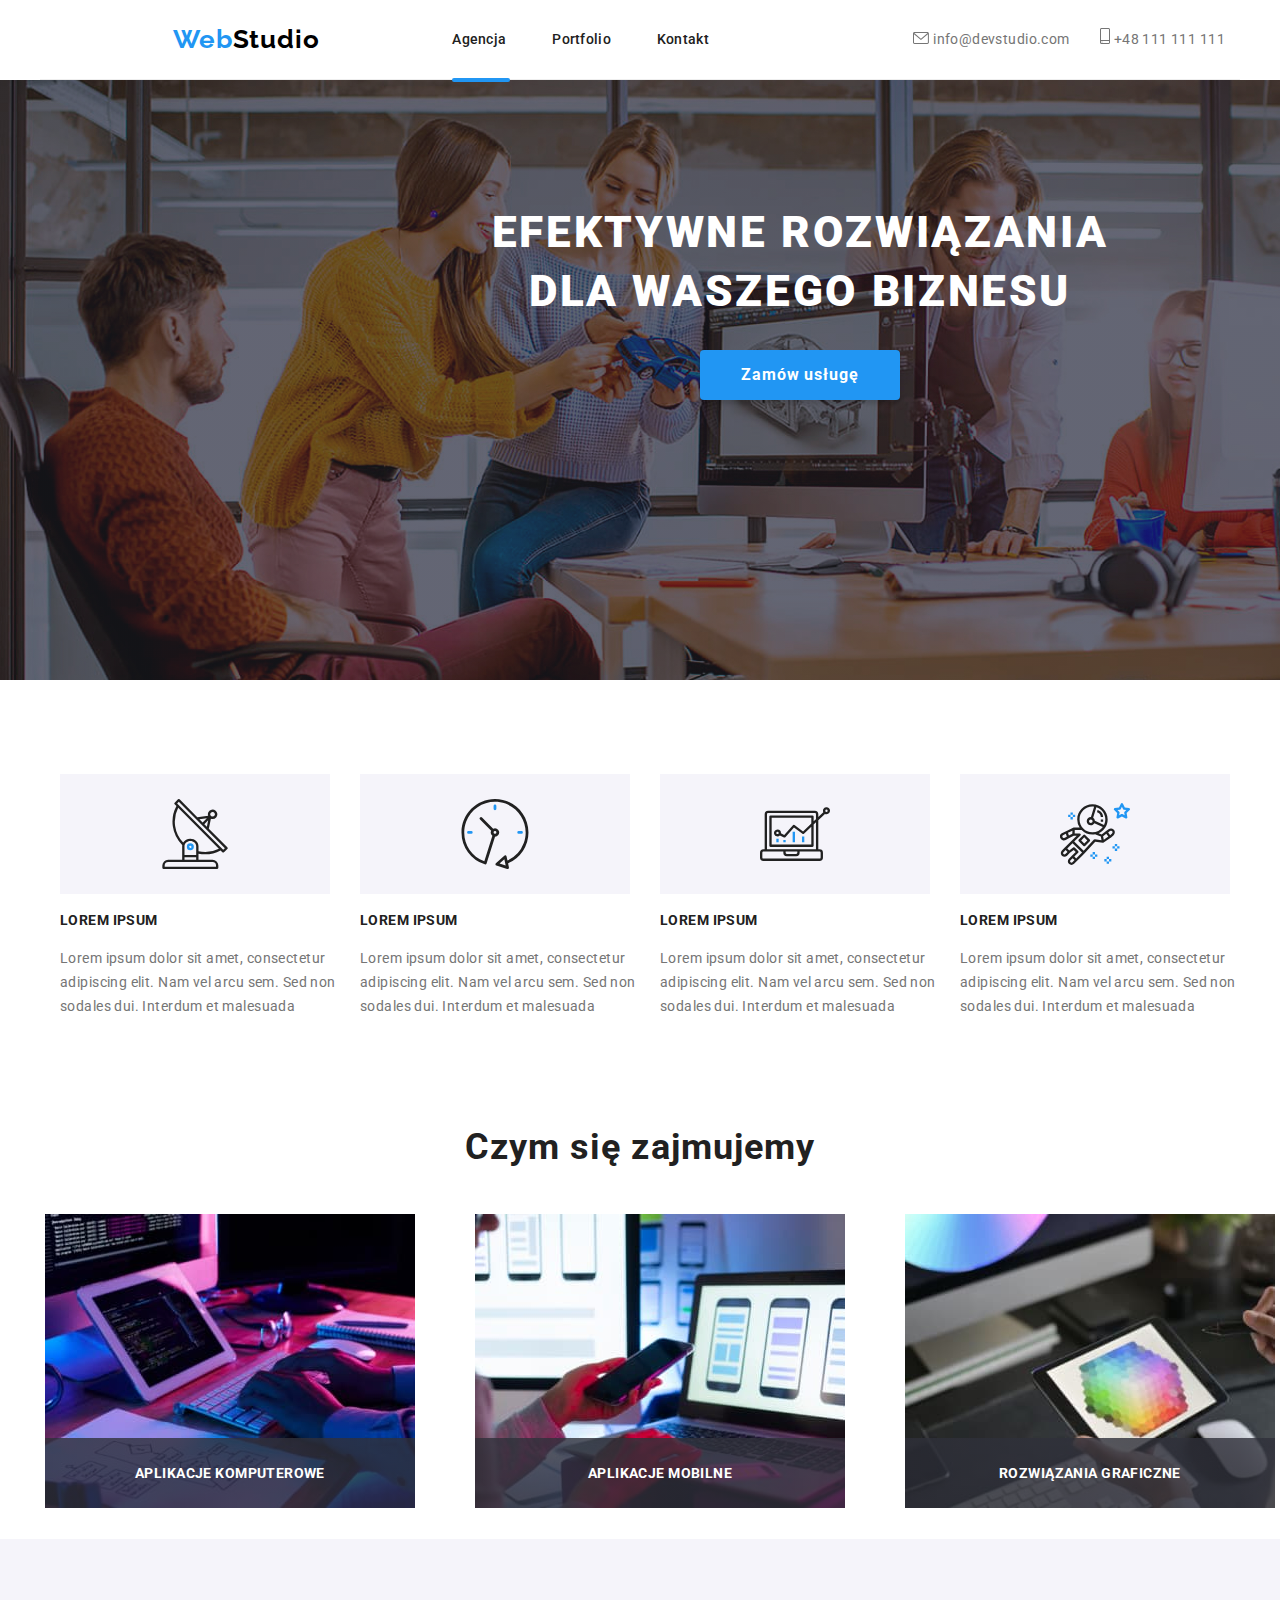
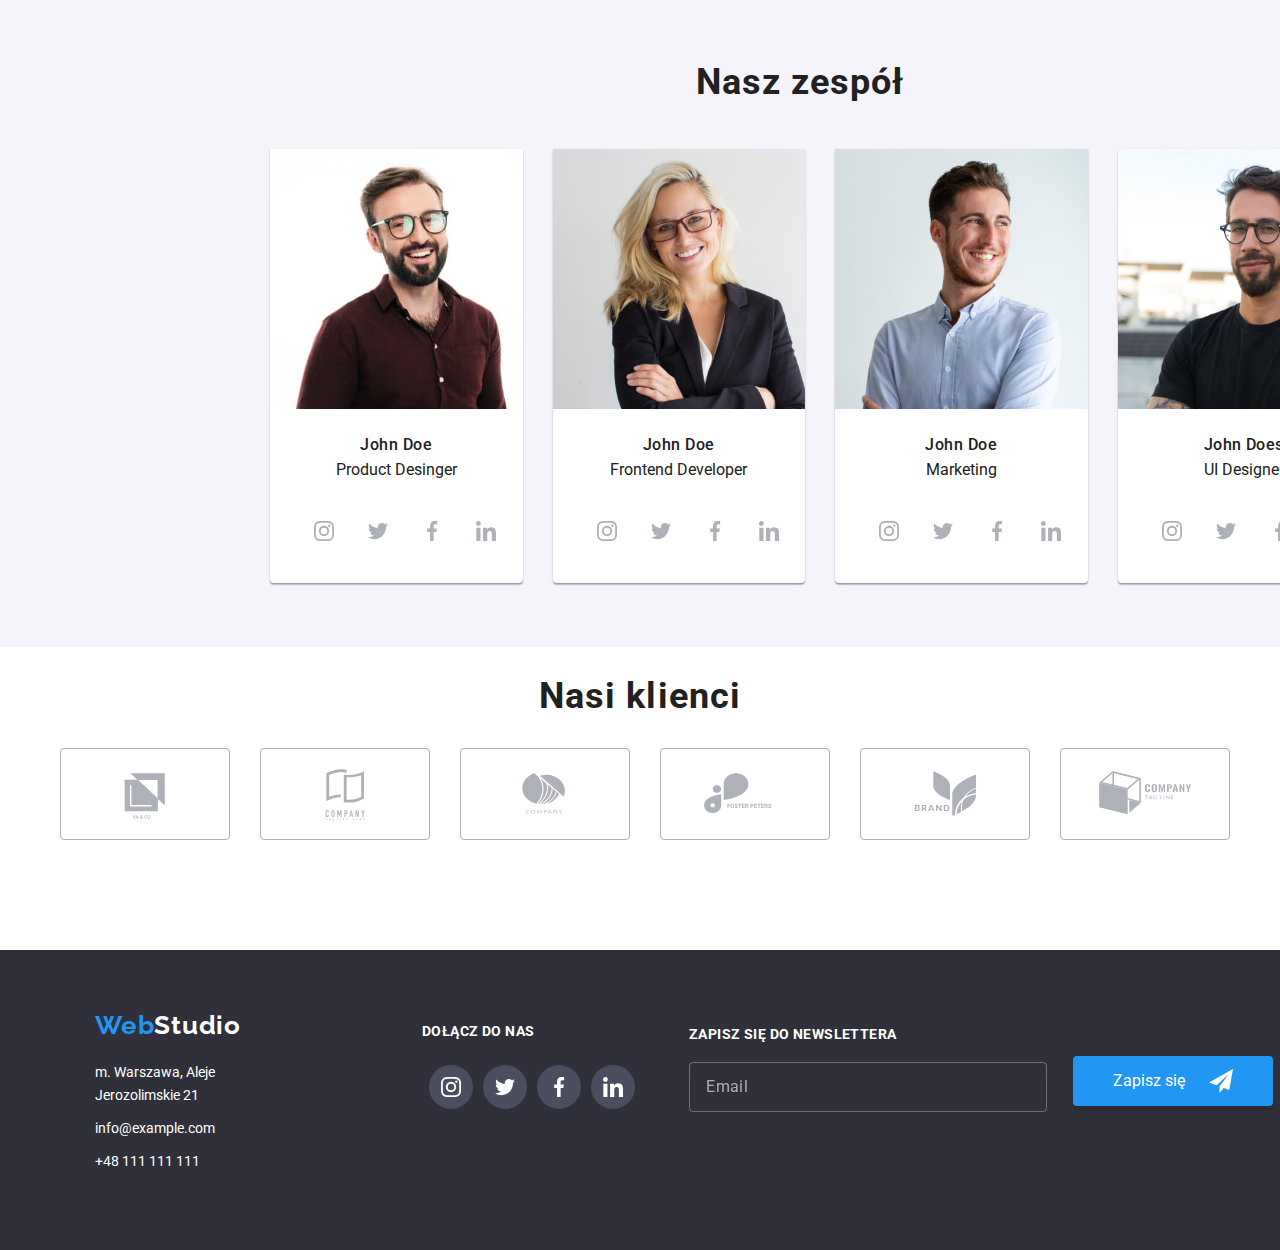
<file: index.html>
<!DOCTYPE html>
<html lang="en">
  <head>
    <meta charset="UTF-8" />
    <meta http-equiv="X-UA-Compatible" content="IE=edge" />
    <meta name="viewport" content="width=device-width, initial-scale=1.0" />
    <title>Studio</title>
    <link
      rel="stylesheet"
      href="https://cdnjs.cloudflare.com/ajax/libs/modern-normalize/1.0.0/modern-normalize.min.css"
    />
    <link rel="preconnect" href="https://fonts.googleapis.com" />
    <link rel="preconnect" href="https://fonts.gstatic.com" crossorigin />
    <link
      href="https://fonts.googleapis.com/css2?family=Raleway:wght@700&family=Roboto:wght@400;500;700;900&display=swap"
      rel="stylesheet"
    />

    <link rel="stylesheet" href="./css/styles.css" />
  </head>
  <body>
    <header class="header">
      <div class="container container-box">
        <nav class="header-nav">
          <a class="logo" href="./index.html"
            ><span class="blue">Web</span
            ><span class="special-black">Studio</span></a
          >
          <ul class="header-nav">
            <li><a class="link-one" href="./index.html">Agencja</a></li>
            <li><a class="link" href="./portfolio.html">Portfolio</a></li>
            <li><a class="link" href="">Kontakt</a></li>
          </ul>
        </nav>
        <ul class="contact-sort">
          <li>
            <svg class="contact-icon" width="16" height="12">
              <use href="./images/icons.svg#icon-envelope"></use>
            </svg>
            <a class="contact" href="mailto:info@devstudio.com"
              >info@devstudio.com</a
            >
          </li>
          <li>
            <svg class="contact-icon margin" width="10" height="16">
              <use href="./images/icons.svg#icon-smartphone"></use>
            </svg>
            <a class="contact-tel" href="tel:+48111111111">+48 111 111 111</a>
          </li>
        </ul>
      </div>
    </header>

    <main>
      <section class="main-background section">
        <div class="container">
          <h1 class="h1-hero">
            EFEKTYWNE ROZWIĄZANIA<br />
            DLA WASZEGO BIZNESU
          </h1>
          <button type="button" class="main-button box-first" data-modal-open>
            Zamów usługę
          </button>
        </div>
      </section>

      <div class="container">
        <ul class="avantages-list">
          <li>
            <div class="lorem-description-icon">
              <svg class="description-icon" width="70" height="70">
                <use href="./images/icons.svg#icon-antenna-1"></use>
              </svg>
            </div>
            <h4 class="name-of-service">LOREM IPSUM</h4>
            <p class="service-description">
              Lorem ipsum dolor sit amet, consectetur adipiscing elit. Nam vel
              arcu sem. Sed non sodales dui. Interdum et malesuada
            </p>
          </li>
          <li>
            <div class="lorem-description-icon">
              <svg class="description-icon" width="70" height="70">
                <use href="./images/icons.svg#icon-clock-1"></use>
              </svg>
            </div>
            <h4 class="name-of-service">LOREM IPSUM</h4>
            <p class="service-description">
              Lorem ipsum dolor sit amet, consectetur adipiscing elit. Nam vel
              arcu sem. Sed non sodales dui. Interdum et malesuada
            </p>
          </li>
          <li>
            <div class="lorem-description-icon">
              <svg class="decription-icon" width="70" height="70">
                <use href="./images/icons.svg#icon-diagram-1"></use>
              </svg>
            </div>
            <h4 class="name-of-service">LOREM IPSUM</h4>
            <p class="service-description">
              Lorem ipsum dolor sit amet, consectetur adipiscing elit. Nam vel
              arcu sem. Sed non sodales dui. Interdum et malesuada
            </p>
          </li>
          <li>
            <div class="lorem-description-icon">
              <svg class="description-icon" width="70" height="70">
                <use href="./images/icons.svg#icon-astronaut-1"></use>
              </svg>
            </div>
            <h4 class="name-of-service">LOREM IPSUM</h4>
            <p class="service-description">
              Lorem ipsum dolor sit amet, consectetur adipiscing elit. Nam vel
              arcu sem. Sed non sodales dui. Interdum et malesuada
            </p>
          </li>
        </ul>
      </div>
      <section>
        <div class="container">
          <h2 class="description">Czym się zajmujemy</h2>
          <ul class="service-box-list">
            <li class="service-box-item">
              <img
                class="photo-first-page-data"
                src="./images/code.jpg"
                alt="tworzenie oprogramowania komputerowego"
                width="370"
                height="294"
              />
              <p class="photo-first-page-box">APLIKACJE KOMPUTEROWE</p>
            </li>
            <li class="service-box-item">
              <img
                class="photo-first-page-data"
                src="./images/telephone.jpg"
                alt="tworzenia aplikacji telefonicznych"
                width="370"
                height="294"
              />
              <p class="photo-first-page-box">APLIKACJE MOBILNE</p>
            </li>
            <li class="service-box-item">
              <img
                class="photo-first-page-data"
                src="./images/tablet.jpg"
                alt="tworzenie grafikii"
                width="370"
                height="294"
              />
              <p class="photo-first-page-box">ROZWIĄZANIA GRAFICZNE</p>
            </li>
          </ul>
        </div>
      </section>
      <section class="team-background section">
        <div class="container">
          <h2 class="description">Nasz zespół</h2>
          <ul class="team-list">
            <li class="team-list-person">
              <img
                src="./images/johndoe.jpg"
                alt="john doe number one"
                width="270"
                height="260"
              />
              <h3 class="employee">John Doe</h3>
              <p class="person-p">Product Desinger</p>
              <ul class="section-social-link">
                <li class="social-link-hover">
                  <a class="social-link" href="#">
                    <svg class="social-icon">
                      <use href="./images/icons.svg#icon-instagram-2"></use>
                    </svg>
                  </a>
                </li>
                <li>
                  <a class="social-link" href="#">
                    <svg class="social-icon">
                      <use href="./images/icons.svg#icon-twitter-1"></use>
                    </svg>
                  </a>
                </li>
                <li>
                  <a class="social-link" href="#">
                    <svg class="social-icon">
                      <use href="./images/icons.svg#icon-facebook-1"></use>
                    </svg>
                  </a>
                </li>
                <li>
                  <a class="social-link" href="#">
                    <svg class="social-icon">
                      <use href="./images/icons.svg#icon-linkedin-1"></use>
                    </svg>
                  </a>
                </li>
              </ul>
            </li>

            <li class="team-list-person">
              <img
                src="./images/girl.jpg"
                alt="john doe number two"
                width="270"
                height="260"
              />
              <h3 class="employee">John Doe</h3>
              <p class="person-p">Frontend Developer</p>
              <ul class="section-social-link">
                <li class="social-link-hover">
                  <a class="social-link" href="#">
                    <svg class="social-icon">
                      <use href="./images/icons.svg#icon-instagram-2"></use>
                    </svg>
                  </a>
                </li>
                <li>
                  <a class="social-link" href="#">
                    <svg class="social-icon">
                      <use href="./images/icons.svg#icon-twitter-1"></use>
                    </svg>
                  </a>
                </li>
                <li>
                  <a class="social-link" href="#">
                    <svg class="social-icon">
                      <use href="./images/icons.svg#icon-facebook-1"></use>
                    </svg>
                  </a>
                </li>
                <li>
                  <a class="social-link" href="#">
                    <svg class="social-icon">
                      <use href="./images/icons.svg#icon-linkedin-1"></use>
                    </svg>
                  </a>
                </li>
              </ul>
            </li>
            <li class="team-list-person">
              <img
                src="./images/johndoetwo.jpg"
                alt="john doe number three"
                width="270"
                height="260"
              />
              <h3 class="employee">John Doe</h3>
              <p class="person-p">Marketing</p>
              <ul class="section-social-link">
                <li class="social-link-hover">
                  <a class="social-link" href="#">
                    <svg class="social-icon">
                      <use href="./images/icons.svg#icon-instagram-2"></use>
                    </svg>
                  </a>
                </li>
                <li>
                  <a class="social-link" href="#">
                    <svg class="social-icon">
                      <use href="./images/icons.svg#icon-twitter-1"></use>
                    </svg>
                  </a>
                </li>
                <li>
                  <a class="social-link" href="#">
                    <svg class="social-icon">
                      <use href="./images/icons.svg#icon-facebook-1"></use>
                    </svg>
                  </a>
                </li>
                <li>
                  <a class="social-link" href="#">
                    <svg class="social-icon">
                      <use href="./images/icons.svg#icon-linkedin-1"></use>
                    </svg>
                  </a>
                </li>
              </ul>
            </li>

            <li class="team-list-person">
              <img
                src="./images/johndoethree.jpg"
                alt="john doe number four"
                width="270"
                height="260"
              />
              <h3 class="employee">John Does</h3>
              <p class="person-p">UI Designer</p>
              <ul class="section-social-link">
                <li class="social-link-hover">
                  <a class="social-link" href="#">
                    <svg class="social-icon">
                      <use href="./images/icons.svg#icon-instagram-2"></use>
                    </svg>
                  </a>
                </li>
                <li>
                  <a class="social-link" href="#">
                    <svg class="social-icon">
                      <use href="./images/icons.svg#icon-twitter-1"></use>
                    </svg>
                  </a>
                </li>
                <li>
                  <a class="social-link" href="#">
                    <svg class="social-icon">
                      <use href="./images/icons.svg#icon-facebook-1"></use>
                    </svg>
                  </a>
                </li>
                <li>
                  <a class="social-link" href="#">
                    <svg class="social-icon">
                      <use href="./images/icons.svg#icon-linkedin-1"></use>
                    </svg>
                  </a>
                </li>
              </ul>
            </li>
          </ul>
        </div>
      </section>
      <div class="last-section">
        <h2 class="description last-title">Nasi klienci</h2>
        <ul class="last-section-list">
          <li>
            <div class="last-section-icon-border">
              <svg class="last-section-icon">
                <use href="./images/icons.svg#icon-client-1"></use>
              </svg>
            </div>
          </li>
          <li>
            <div class="last-section-icon-border">
              <svg class="last-section-icon">
                <use href="./images/icons.svg#icon-client-2"></use>
              </svg>
            </div>
          </li>
          <li>
            <div class="last-section-icon-border">
              <svg class="last-section-icon">
                <use href="./images/icons.svg#icon-client-3"></use>
              </svg>
            </div>
          </li>
          <li>
            <div class="last-section-icon-border">
              <svg class="last-section-icon">
                <use href="./images/icons.svg#icon-client-4"></use>
              </svg>
            </div>
          </li>
          <li>
            <div class="last-section-icon-border">
              <svg class="last-section-icon">
                <use href="./images/icons.svg#icon-client-5"></use>
              </svg>
            </div>
          </li>
          <li>
            <div class="last-section-icon-border">
              <svg class="last-section-icon">
                <use href="./images/icons.svg#icon-client-6"></use>
              </svg>
            </div>
          </li>
        </ul>
      </div>
    </main>
    <footer>
      <address class="container-footer">
        <div class="footer-section">
          <div class="footer-address">
            <a class="link logo-link" href="#"
              ><span class="blue">Web</span
              ><span class="special-white">Studio</span></a
            >
            <ul class="footer-list">
              <li class="foot-data">m. Warszawa, Aleje Jerozolimskie 21</li>
              <li class="foot-data">
                <a class="footer-contact" href="mailto:info@example.com"
                  >info@example.com</a
                >
              </li>
              <li class="foot-data">
                <a class="footer-contact" href="tel:+48111111111"
                  >+48 111 111 111</a
                >
              </li>
            </ul>
          </div>
          <div class="footer-second-section">
            <p class="footer-second-section-title">dołącz do nas</p>
            <ul class="section-social-link-footer">
              <li>
                <a class="social-link-footer" href="#">
                  <svg class="social-icon-footer">
                    <use href="./images/icons.svg#icon-instagram-2"></use>
                  </svg>
                </a>
              </li>
              <li>
                <a class="social-link-footer" href="#">
                  <svg class="social-icon-footer">
                    <use href="./images/icons.svg#icon-twitter-1"></use>
                  </svg>
                </a>
              </li>
              <li>
                <a class="social-link-footer" href="#">
                  <svg class="social-icon-footer">
                    <use href="./images/icons.svg#icon-facebook-1"></use>
                  </svg>
                </a>
              </li>
              <li>
                <a class="social-link-footer" href="#">
                  <svg class="social-icon-footer">
                    <use href="./images/icons.svg#icon-linkedin-1"></use>
                  </svg>
                </a>
              </li>
            </ul>
          </div>
          <form name="newsletter" class="footer-form">
            <fieldset class="fieldset-footer">
              <label class="fieldset-footer-label" for="fieldet-newsletter">
                <span class="fieldset-footer-label"
                  >Zapisz się do newslettera</span
                >
                <input
                  class="fieldset-footer-input"
                  type="email"
                  id="fieldset-newsletter"
                  placeholder="Email"
                />
              </label>
            </fieldset>
            <button class="fieldset-footer-button" type="button">
              <span class="fieldset-footer-button-push">Zapisz się</span
              ><svg class="fieldset-footer-icon">
                <use href="./images/icons.svg#icon-icon-send"></use>
              </svg>
            </button>
          </form>
        </div>
      </address>
    </footer>
    <div class="backdrop is-hidden" data-modal>
      <div class="modal">
        <form name="modal-box" class="modal-form">
          <p class="modal-box-title">
            <b>Zostaw swoje dane w formularzu poniżej</b>
          </p>

          <fieldset class="fieldset">
            <label class="modal-label" for="fieldset-name">Imię</label>
            <svg class="modal-name-icon">
              <use href="./images/icons.svg#icon-name-icon"></use>
            </svg>
            <input
              class="modal-box-name-size"
              name="modal-box-name"
              id="fieldset-name"
              required
            />
          </fieldset>

          <fieldset class="fieldset">
            <label class="modal-label" for="fieldset-phone">Telefon</label>
            <svg class="modal-name-icon">
              <use href="./images/icons.svg#icon-phone-icon"></use>
            </svg>
            <input
              class="modal-box-name-size"
              name="modal-box-name"
              id="fieldset-phone"
              required
            />
          </fieldset>

          <fieldset class="fieldset">
            <label class="modal-label" for="fieldset-email">Email</label>
            <svg class="modal-name-icon">
              <use href="./images/icons.svg#icon-email-icon"></use>
            </svg>
            <input
              class="modal-box-name-size"
              name="modal-box-name"
              id="fieldset-email"
              required
            />
          </fieldset>

          <fieldset class="fieldset-comment">
            <label class="modal-label" for="fieldset-comment">Komentarz</label>
            <textarea
              class="modal-box-comment-size"
              name="modal-box-comment"
              id="fieldset-comment"
              placeholder="Wprowadź tekst"
            ></textarea>
          </fieldset>

          <div class="fieldset-position">
            <fieldset class="fieldset-submit">
              <label for="fieldset-checkbox">
                <input
                  class="modal-checkbox"
                  type="checkbox"
                  id="fieldset-checkbox"
                  required />
                <span class="modal-submit-checkbox">
                  <svg class="modal-submit-icon">
                    <use
                      href="./images/icons.svg#icon-Vector-1"
                    ></use></svg></span
              ></label>
              <p class="modal-submit-text">
                Oświadczam, iż akceptuję
                <a class="modal-submit-term" href="#">Regulamin</a> i
                <a class="modal-submit-term" href="#">Politykę Prywatności</a>
              </p>
            </fieldset>

            <button class="modal-submit-button" type="submit">
              <span class="modal-submit-button-push">Wyślij</span>
            </button>
          </div>
        </form>

        <button type="button" class="modal-close-button" data-modal-close>
          <svg class="modal-close-button-x" height="11" width="11">
            <use href="./images/icons.svg#icon-Vector"></use>
          </svg>
        </button>
      </div>
    </div>
    <script src="./js/modal.js"></script>
  </body>
</html>
</file>
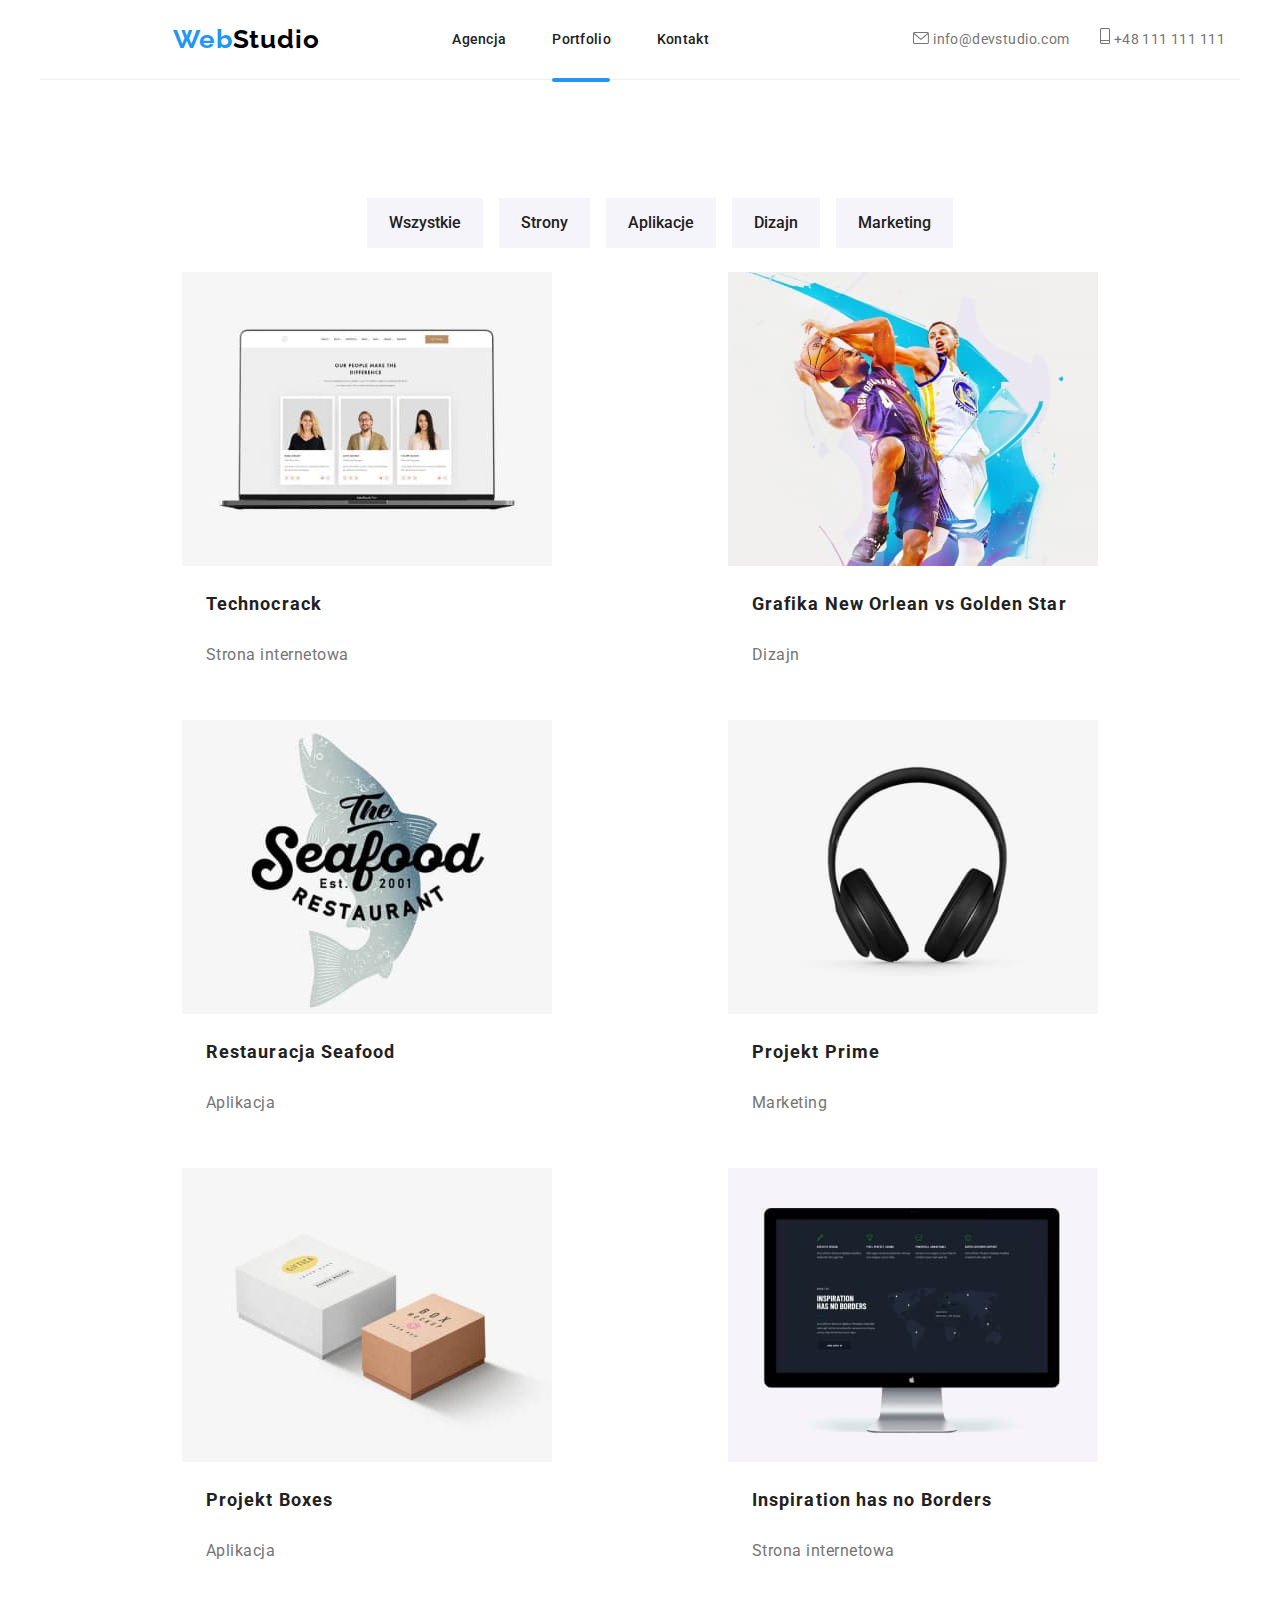
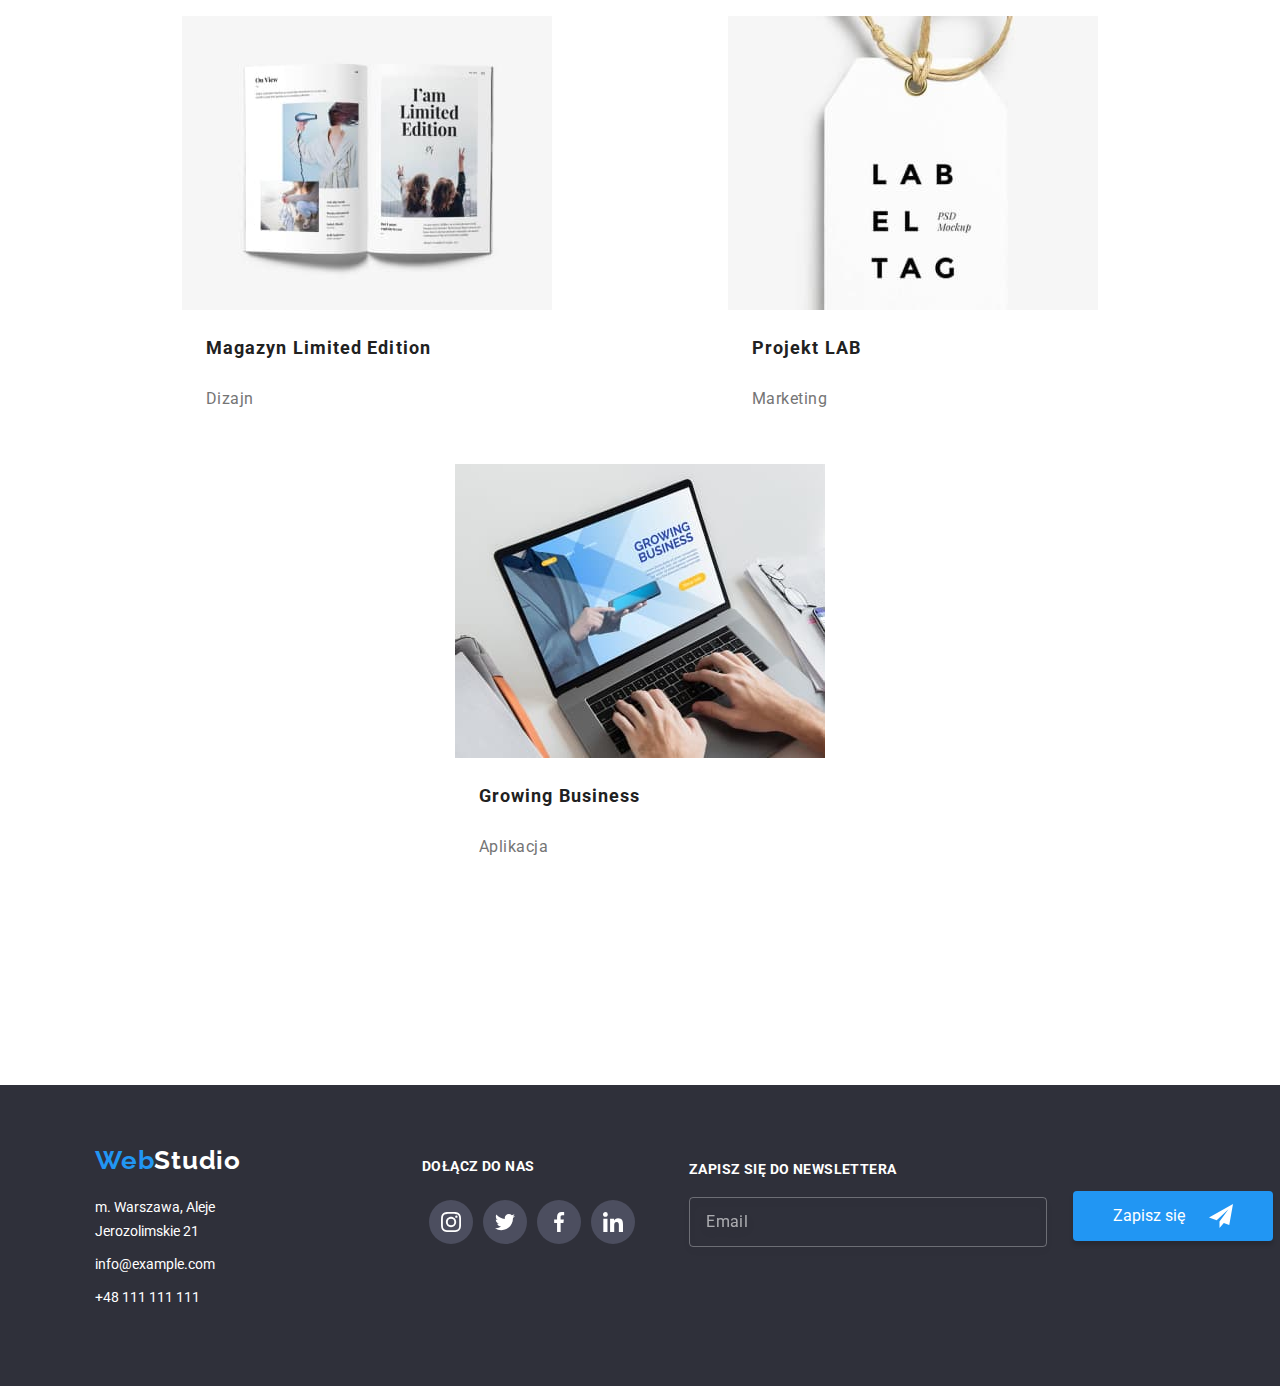
<file: portfolio.html>
<!DOCTYPE html>
<html lang="en">
  <head>
    <meta charset="UTF-8" />
    <meta http-equiv="X-UA-Compatible" content="IE=edge" />
    <meta name="viewport" content="width=device-width, initial-scale=1.0" />
    <title>Studio</title>
    <link
      rel="stylesheet"
      href="https://cdnjs.cloudflare.com/ajax/libs/modern-normalize/1.0.0/modern-normalize.min.css"
    />
    <link rel="preconnect" href="https://fonts.googleapis.com" />
    <link rel="preconnect" href="https://fonts.gstatic.com" crossorigin />
    <link
      href="https://fonts.googleapis.com/css2?family=Raleway:wght@700&family=Roboto:wght@400;500;700;900&display=swap"
      rel="stylesheet"
    />

    <link rel="stylesheet" href="./css/styles.css" />
  </head>
  <body>
    <header class="header">
      <div class="container container-box">
        <nav class="header-nav">
          <a class="logo" href="./index.html"
            ><span class="blue">Web</span
            ><span class="special-black">Studio</span></a
          >
          <ul class="header-nav">
            <li><a class="link" href="./index.html">Agencja</a></li>
            <li><a class="link-two" href="./portfolio.html">Portfolio</a></li>
            <li><a class="link" href="">Kontakt</a></li>
          </ul>
        </nav>
        <ul class="contact-sort">
          <li>
            <svg class="contact-icon" width="16" height="12">
              <use href="./images/icons.svg#icon-envelope"></use>
            </svg>
            <a class="contact" href="mailto:info@devstudio.com"
              >info@devstudio.com</a
            >
          </li>
          <li>
            <svg class="contact-icon margin" width="10" height="16">
              <use href="./images/icons.svg#icon-smartphone"></use>
            </svg>
            <a class="contact-tel" href="tel:+48111111111">+48 111 111 111</a>
          </li>
        </ul>
      </div>
    </header>

    <main>
      <section class="section">
        <div class="conatiner">
          <ul class="button-list">
            <li><button type="button" class="button">Wszystkie</button></li>
            <li><button type="button" class="button">Strony</button></li>
            <li><button type="button" class="button">Aplikacje</button></li>
            <li><button type="button" class="button">Dizajn</button></li>
            <li><button type="button" class="button">Marketing</button></li>
          </ul>
        </div>

        <div class="container">
          <ul class="portfolio-list">
            <li class="portfolio-list-items">
              <div class="picture-portfolio-box">
                <img
                  class="picture"
                  src="./images/webpage.jpg"
                  alt="przykładowy projekt strony internetowej"
                  width="370"
                  height="294"
                />
                <div class="picture-portfolio-overlay">
                  <p class="picture-portfolio-overlay-text">
                    Technotrack jest popularną platformą wykorzystywaną do
                    rozpowszechniania koronawirusa. Firmy wykorzystują tę
                    platformę do celów szpiegowskich i ataków na
                    niezabezpieczone serwery konkurencji
                  </p>
                </div>
              </div>
              <h3 class="project-title">Technocrack</h3>
              <p class="project-description">Strona internetowa</p>
            </li>
            <li class="portfolio-list-items">
              <div class="picture-portfolio-box">
                <img
                  class="picture"
                  src="./images/basket.jpg"
                  alt="przykładowy projekt dizajnu"
                  width="370"
                  height="294"
                />
                <div class="picture-portfolio-overlay">
                  <p class="picture-portfolio-overlay-text">
                    Technotrack jest popularną platformą wykorzystywaną do
                    rozpowszechniania koronawirusa. Firmy wykorzystują tę
                    platformę do celów szpiegowskich i ataków na
                    niezabezpieczone serwery konkurencji
                  </p>
                </div>
              </div>
              <h3 class="project-title">Grafika New Orlean vs Golden Star</h3>
              <p class="project-description">Dizajn</p>
            </li>
            <li class="portfolio-list-items">
              <div class="picture-portfolio-box">
                <img
                  class="picture"
                  src="./images/seafoodapp.jpg"
                  alt="przykładowy projekt aplikacji"
                  width="370"
                  height="294"
                />
                <div class="picture-portfolio-overlay">
                  <p class="picture-portfolio-overlay-text">
                    Technotrack jest popularną platformą wykorzystywaną do
                    rozpowszechniania koronawirusa. Firmy wykorzystują tę
                    platformę do celów szpiegowskich i ataków na
                    niezabezpieczone serwery konkurencji
                  </p>
                </div>
              </div>
              <h3 class="project-title">Restauracja Seafood</h3>
              <p class="project-description">Aplikacja</p>
            </li>
            <li class="portfolio-list-items">
              <div class="picture-portfolio-box">
                <img
                  class="picture"
                  src="./images/headphones.jpg"
                  alt="przykładowy projekt marketingowy"
                  width="370"
                  height="294"
                />
                <div class="picture-portfolio-overlay">
                  <p class="picture-portfolio-overlay-text">
                    Technotrack jest popularną platformą wykorzystywaną do
                    rozpowszechniania koronawirusa. Firmy wykorzystują tę
                    platformę do celów szpiegowskich i ataków na
                    niezabezpieczone serwery konkurencji
                  </p>
                </div>
              </div>
              <h3 class="project-title">Projekt Prime</h3>
              <p class="project-description">Marketing</p>
            </li>
            <li class="portfolio-list-items">
              <div class="picture-portfolio-box">
                <img
                  class="picture"
                  src="./images/boxes.jpg"
                  alt="drugi przykład aplikacji"
                  width="370"
                  height="294"
                />
                <div class="picture-portfolio-overlay">
                  <p class="picture-portfolio-overlay-text">
                    Technotrack jest popularną platformą wykorzystywaną do
                    rozpowszechniania koronawirusa. Firmy wykorzystują tę
                    platformę do celów szpiegowskich i ataków na
                    niezabezpieczone serwery konkurencji
                  </p>
                </div>
              </div>
              <h3 class="project-title">Projekt Boxes</h3>
              <p class="project-description">Aplikacja</p>
            </li>
            <li class="portfolio-list-items">
              <div class="picture-portfolio-box">
                <img
                  class="picture"
                  src="./images/nobordersweb.jpg"
                  alt="drugi przykład strony internetowej"
                  width="370"
                  height="294"
                />
                <div class="picture-portfolio-overlay">
                  <p class="picture-portfolio-overlay-text">
                    Technotrack jest popularną platformą wykorzystywaną do
                    rozpowszechniania koronawirusa. Firmy wykorzystują tę
                    platformę do celów szpiegowskich i ataków na
                    niezabezpieczone serwery konkurencji
                  </p>
                </div>
              </div>
              <h3 class="project-title">Inspiration has no Borders</h3>
              <p class="project-description">Strona internetowa</p>
            </li>
            <li class="portfolio-list-items">
              <div class="picture-portfolio-box">
                <img
                  class="picture"
                  src="./images/book.jpg"
                  alt="drugi przykład dizajnu"
                  width="370"
                  height="294"
                />
                <div class="picture-portfolio-overlay">
                  <p class="picture-portfolio-overlay-text">
                    Technotrack jest popularną platformą wykorzystywaną do
                    rozpowszechniania koronawirusa. Firmy wykorzystują tę
                    platformę do celów szpiegowskich i ataków na
                    niezabezpieczone serwery konkurencji
                  </p>
                </div>
              </div>
              <h3 class="project-title">Magazyn Limited Edition</h3>
              <p class="project-description">Dizajn</p>
            </li>
            <li class="portfolio-list-items">
              <div class="picture-portfolio-box">
                <img
                  class="picture"
                  src="./images/labeltag.jpg"
                  alt="drugi przykład strony marketingowej"
                  width="370"
                  height="294"
                />
                <div class="picture-portfolio-overlay">
                  <p class="picture-portfolio-overlay-text">
                    Technotrack jest popularną platformą wykorzystywaną do
                    rozpowszechniania koronawirusa. Firmy wykorzystują tę
                    platformę do celów szpiegowskich i ataków na
                    niezabezpieczone serwery konkurencji
                  </p>
                </div>
              </div>
              <h3 class="project-title">Projekt LAB</h3>
              <p class="project-description">Marketing</p>
            </li>
            <li class="portfolio-list-items">
              <div class="picture-portfolio-box">
                <img
                  class="picture"
                  class="portfolio-list-item"
                  src="./images/notebook.jpg"
                  alt="trzeci przykład aplikacji"
                  width="370"
                  height="294"
                />
                <div class="picture-portfolio-overlay">
                  <p class="picture-portfolio-overlay-text">
                    Technotrack jest popularną platformą wykorzystywaną do
                    rozpowszechniania koronawirusa. Firmy wykorzystują tę
                    platformę do celów szpiegowskich i ataków na
                    niezabezpieczone serwery konkurencji
                  </p>
                </div>
              </div>
              <h3 class="project-title">Growing Business</h3>
              <p class="project-description">Aplikacja</p>
            </li>
          </ul>
        </div>
      </section>
    </main>
    <footer>
      <address class="container-footer">
        <div class="footer-section">
          <div class="footer-address">
            <a class="link logo-link" href="#"
              ><span class="blue">Web</span
              ><span class="special-white">Studio</span></a
            >
            <ul class="footer-list">
              <li class="foot-data">m. Warszawa, Aleje Jerozolimskie 21</li>
              <li class="foot-data">
                <a class="footer-contact" href="mailto:info@example.com"
                  >info@example.com</a
                >
              </li>
              <li class="foot-data">
                <a class="footer-contact" href="tel:+48111111111"
                  >+48 111 111 111</a
                >
              </li>
            </ul>
          </div>
          <div class="footer-second-section">
            <p class="footer-second-section-title">dołącz do nas</p>
            <ul class="section-social-link-footer">
              <li>
                <a class="social-link-footer" href="#">
                  <svg class="social-icon-footer">
                    <use href="./images/icons.svg#icon-instagram-2"></use>
                  </svg>
                </a>
              </li>
              <li>
                <a class="social-link-footer" href="#">
                  <svg class="social-icon-footer">
                    <use href="./images/icons.svg#icon-twitter-1"></use>
                  </svg>
                </a>
              </li>
              <li>
                <a class="social-link-footer" href="#">
                  <svg class="social-icon-footer">
                    <use href="./images/icons.svg#icon-facebook-1"></use>
                  </svg>
                </a>
              </li>
              <li>
                <a class="social-link-footer" href="#">
                  <svg class="social-icon-footer">
                    <use href="./images/icons.svg#icon-linkedin-1"></use>
                  </svg>
                </a>
              </li>
            </ul>
          </div>
          <form name="newsletter" class="footer-form">
            <fieldset class="fieldset-footer">
              <label class="fieldset-footer-label" for="fieldet-newsletter">
                <span class="fieldset-footer-label"
                  >Zapisz się do newslettera</span
                >
                <input
                  class="fieldset-footer-input"
                  type="email"
                  id="fieldset-newsletter"
                  placeholder="Email"
                />
              </label>
            </fieldset>
            <button class="fieldset-footer-button" type="button">
              <span class="fieldset-footer-button-push">Zapisz się</span
              ><svg class="fieldset-footer-icon">
                <use href="./images/icons.svg#icon-icon-send"></use>
              </svg>
            </button>
          </form>
        </div>
      </address>
    </footer>
  </body>
</html>
</file>
<file: css/styles.css>
:root {
  --primary-color: #212121;
  --color-white: #ffffff;
  --color-black: #000000;
  --color-blue: #2196f3;
  --color-grafit: #2f303a;
  --color-button: #f5f4fa;
  --color-gray: #757575;
  --border-color: #eeeeee;
}

body {
  font-family: "Roboto", sans-serif;
  color: var(--primary-color);
  background-color: var(--color-white);
}
.container {
  margin: 0 auto;
  width: 100%;
  max-width: 1200px;
  padding: 0 15px;
}
.header .container {
  display: flex;
  align-items: center;
  height: 80px;
}
.header-nav,
.contact-sort {
  display: flex;
  align-items: center;
  list-style: none;
  margin-left: auto;
  justify-content: flex-end;
}
.logo {
  text-decoration: none;
  color: var(--primary-color);
  font-weight: 500;
  font-size: 14px;
  line-height: 1.14;
  letter-spacing: 0.02em;
  margin-right: 93px;
}
.logo:hover {
  color: var(--color-blue);
  transition: color 250ms cubic-bezier(0.4, 0, 0.2, 1);
}

.blue {
  color: var(--color-blue);
  font-family: "Raleway";
  font-weight: 700;
  font-size: 26px;
  line-height: 1.17;
  letter-spacing: 0.03em;
}

.special-black {
  color: var(--color-black);

  font-family: "Raleway";
  font-weight: 700;
  font-size: 26px;
  line-height: 1.17;
  letter-spacing: 0.03em;
}
.special-white {
  color: var(--color-white);
  font-family: "Raleway";
  font-weight: 700;
  font-size: 26px;
  line-height: 1.17;
  letter-spacing: 0.03em;
}

.link {
  text-decoration: none;
  color: var(--primary-color);
  font-weight: 500;
  font-size: 14px;
  line-height: 1.14;
  letter-spacing: 0.02em;
  list-style: none;
  margin-right: 46px;
  justify-content: flex-start;
  align-items: center;
}
.link-one {
  text-decoration: none;
  color: var(--primary-color);
  font-weight: 500;
  font-size: 14px;
  line-height: 1.14;
  letter-spacing: 0.02em;
  list-style: none;
  margin-right: 46px;
  justify-content: flex-start;
  align-items: center;
}
.link-one::after {
  content: "";
  position: absolute;
  width: 58px;
  height: 4px;
  bottom: 32px;
  top: 78px;
  background: #2196f3;
  border-radius: 2px;
  display: block;
  transition: color 250ms cubic-bezier(0.4, 0, 0.2, 1);
}
.link-two {
  text-decoration: none;
  color: var(--primary-color);
  font-weight: 500;
  font-size: 14px;
  line-height: 1.14;
  letter-spacing: 0.02em;
  list-style: none;
  margin-right: 46px;
  justify-content: flex-start;
  align-items: center;
}
.link-two::after {
  content: "";
  position: absolute;
  width: 58px;
  height: 4px;
  bottom: 32px;
  top: 78px;
  background: #2196f3;
  border-radius: 2px;
  display: block;
}

.logo-link {
  margin-left: 40px;
}
.link:hover {
  color: var(--color-blue);
  transition: color 250ms cubic-bezier(0.4, 0, 0.2, 1);
}

.contact {
  text-decoration: none;
  list-style: none;
  color: var(--color-gray);

  font-style: normal;
  margin-bottom: 9px;
  font-size: 14px;
  line-height: 1.71;

  letter-spacing: 0.03em;
}

.contact:hover {
  color: var(--color-blue);
  transition: color 250ms cubic-bezier(0.4, 0, 0.2, 1);
}
.contact-tel {
  text-decoration: none;
  list-style: none;
  margin-top: 9px;

  color: var(--color-gray);

  font-style: normal;

  font-size: 14px;
  line-height: 1.71;

  letter-spacing: 0.03em;
}
.contact-tel:hover {
  color: var(--color-blue);
  transition: color 250ms cubic-bezier(0.4, 0, 0.2, 1);
}

.contact-icon:hover,
.contact-icon:focus {
  fill: var(--color-blue);
  transition: fill 250ms cubic-bezier(0.4, 0, 0.2, 1);
}

.contact-icon {
  cursor: pointer;
  fill: #757575;
}
.margin {
  margin-left: 30px;
}

.button {
  cursor: pointer;
  font-style: normal;
  font-weight: 500;
  font-size: 16px;
  line-height: 1.62;
  color: var(--primary-color);
  background-color: var(--color-button);

  padding: 12px 22px;
  margin: 8px;
  border: 0;
}
.box-first {
  background: var(--color-blue);
  box-shadow: 0px 4px 4px rgba(0, 0, 0, 0.15);
  border-radius: 4px;
  color: var(--color-white);
  border: none;
  cursor: pointer;
  display: flex;
  justify-content: center;
  align-items: center;
  width: 200px;
  height: 50px;
  margin-top: 30px;
}

.box-first:hover,
.box-first:focus {
  background: #7cbef4;
  transition-duration: 250ms;
  transition-timing-function: cubic-bezier(0.4, 0, 0.2, 1);
}
.button:hover {
  background-color: var(--color-blue);
  color: var(--color-white);

  border-color: var(--color-button);
  border-radius: 4px;
  box-shadow: 0px 4px 4px rgba(0, 0, 0, 0.15);
  transition: color 250ms cubic-bezier(0.4, 0, 0.2, 1);
}

.main-background {
  width: 1600px;
  height: 600px;

  color: var(--color-white);
  font-style: normal;
  font-weight: 900;
  font-size: 60px;
  line-height: 1.36;
  margin: 0 auto;
  background-image: linear-gradient(
      rgba(47, 48, 58, 0.4),
      rgba(47, 48, 58, 0.4)
    ),
    url("../images/bgimg.jpg");
}
.main-button {
  border: none;
  cursor: pointer;
  display: block;
  background-color: var(--color-blue);
  font-style: normal;
  font-weight: 700;
  font-size: 16px;
  line-height: 1.86;
  border-radius: 4px;
  padding: 0px;
  margin-bottom: 193px;
  margin: auto;
  margin-bottom: 200px;
  height: 50px;
  width: 200px;
  align-items: center;
  text-align: center;
  letter-spacing: 0.06em;
  color: var(--color-white);
}
.h1-hero {
  display: block;
  font-weight: 900;
  font-size: 44px;
  line-height: 1.33;
  letter-spacing: 0.06em;
  text-transform: uppercase;
  text-align: center;
  margin-left: auto;
  margin-right: auto;

  color: var(--color-white);
  width: 696px;
}
.avantages-list {
  list-style: none;
  display: flex;
  justify-content: center;
  align-items: center;
  font-size: 14px;
  margin-top: 94px;
  margin-bottom: 94px;
}
.service-box-list {
  gap: 30px;
  display: flex;
  list-style-type: none;
  justify-content: center;
  align-items: flex-start;
}
.service-box-item {
  margin: 15px;
  padding: 0;
  position: relative;
}
.photo-first-page-data {
  display: flex;
  gap: 30px;
}
.photo-first-page-box {
  position: absolute;
  display: block;
  font-family: "Roboto";
  font-style: normal;
  font-weight: 700;
  font-size: 14px;
  line-height: 16px;
  text-align: center;
  letter-spacing: 0.03em;
  text-transform: uppercase;
  color: var(--color-white);
  background-image: linear-gradient(
    rgba(47, 48, 58, 0.8),
    rgba(47, 48, 58, 0.8)
  );
  margin-top: -70px;
  width: 100%;
  text-align: center;
  padding: 27px 90px;
}
.team-list {
  list-style: none;
  display: flex;
  justify-content: center;
  margin-bottom: 94px;
}
.team-list-person {
  margin: 15px;
  box-shadow: 0px 1px 3px rgba(0, 0, 0, 0.12), 0px 1px 1px rgba(0, 0, 0, 0.14),
    0px 2px 1px rgba(0, 0, 0, 0.2);
  border-radius: 0px 0px 4px 4px;
  background-color: var(--color-white);
  overflow: hidden;
}
.team-background {
  background-color: var(--color-button);
  width: 1600px;
  height: 708px;
  margin: 0 auto;
}

.adress {
  color: var(--color-white);
  font-style: normal;

  font-size: 14px;
  line-height: 1.71;
  margin-left: 40px;
  letter-spacing: 0.03em;
  margin-top: 20px;
  margin-bottom: 9px;
}
.name-of-service {
  font-style: normal;
  font-weight: 700;
  font-size: 14px;
  line-height: 1.14;
  letter-spacing: 0.03em;
  text-transform: uppercase;
}
.lorem-description-icon {
  width: 270px;
  height: 120px;
  background-color: var(--color-button);
  display: flex;
  margin: auto;
  align-items: center;
  justify-content: center;
  margin-right: 30px;
}
.service-description {
  font-style: normal;
  font-size: 14px;
  line-height: 1.71;
  letter-spacing: 0.03em;
  color: var(--color-gray);
}
.description {
  font-style: normal;
  font-weight: 700;
  font-size: 36px;
  line-height: 1.16;
  letter-spacing: 0.03em;
  text-align: center;
}
.employee {
  text-align: center;
  font-style: normal;
  font-weight: 500;
  font-size: 16px;
  line-height: 1.18px;
  letter-spacing: 0.03em;
  margin-top: 30px;
  margin-bottom: 10px;
}
.person-p {
  margin-bottom: 30px;
  text-align: center;
  padding: 0;
}
.section-social-link {
  display: flex;
  list-style-type: none;
  align-items: center;
  justify-content: space-around;
  margin-bottom: 30px;
  margin-right: 30px;
  margin-left: 32px;
  padding: 0;
}

.social-icon {
  width: 20px;
  height: 20px;
  fill: #afb1b8;
}

.social-icon:hover,
.social-icon:focus {
  fill: white;
  transition: fill 250ms cubic-bezier(0.4, 0, 0.2, 1);
}

.social-link {
  display: flex;
  align-items: center;
  justify-content: center;
  width: 44px;
  height: 44px;
  background-color: var(--color-white);
  border-radius: 50%;
  margin-right: 10px;
}

.social-link:hover,
.social-link:focus {
  background-color: var(--color-blue);
  transition: color 250ms cubic-bezier(0.4, 0, 0.2, 1);
}
.employee-description {
  font-style: normal;

  font-size: 16px;
  line-height: 1.18;
  text-align: center;
  letter-spacing: 0.03em;
  color: var(--color-gray);
}
.project-title {
  font-style: normal;
  font-weight: 700;
  font-size: 18px;
  line-height: 2;

  letter-spacing: 0.06em;
  margin-top: 20px;
  margin-left: 24px;
}
.project-description {
  font-style: normal;

  font-size: 16px;
  line-height: 1.87;

  letter-spacing: 0.03em;

  color: var(--color-gray);
  margin-top: 4px;
  margin-bottom: 20px;
  margin-left: 24px;
}
.button-list {
  list-style: none;
  display: flex;
  justify-content: center;
}
.pictures {
  display: block;
}
.portfolio-list {
  list-style: none;
  display: flex;
  flex-wrap: wrap;
  flex-direction: row;
  justify-content: space-around;
  padding-left: 0px;
  padding-bottom: 94px;
  gap: 30px;
}

.portfolio-list-items {
  flex-basis: calc((100% - 60px) / 3);
  background: var(--color-white);
  width: 370px;
}
.portfolio-list-items:hover {
  background: var(--color-white);
  border: 1px solid var(--border-color);
  box-shadow: 0px 1px 1px rgba(0, 0, 0, 0.12), 0px 4px 4px rgba(0, 0, 0, 0.06),
    1px 4px 6px rgba(0, 0, 0, 0.16);
  cursor: pointer;
  transition: color 250ms cubic-bezier(0.4, 0, 0.2, 1);
}
.picture {
  display: block;
  margin-left: auto;
  margin-right: auto;
}
.picture-portfolio-box {
  width: 370px;
  height: 294px;
  position: relative;
  overflow: hidden;
}
.picuture-portfolio-overlay {
  position: absolute;
  width: 100%;
  height: 100%;
}

.picture-portfolio-overlay-text {
  font-family: "Roboto";
  font-style: normal;
  font-weight: 400;
  font-size: 18px;
  line-height: 28px;
  letter-spacing: 0.03em;
  color: var(--color-white);
  padding-top: 49px;
  padding-bottom: 49px;
  padding-left: 24px;
  padding-right: 45px;
  margin-top: 0;
}
.picture-portfolio-box:hover .picture-portfolio-overlay {
  transform: translate(0%, -100%);
  transition: 250ms cubic-bezier(0.4, 0, 0.2, 1);
  background: rgba(33, 150, 243, 0.9);
  height: 101%;
  width: 101%;
}
.footer-background .container {
  padding: 60px 15px 0 15px;
}

.footer-nav {
  list-style-type: none;
  margin-top: 20px;
}
.footer-form {
  display: flex;
  flex-direction: row;
}

.fieldset-footer {
  border: none;
}

.fieldset-footer-label {
  font-family: "Roboto";
  font-style: normal;
  font-weight: 700;
  font-size: 14px;
  line-height: 16px;
  letter-spacing: 0.03em;
  text-transform: uppercase;
  color: var(--color-white);
  display: block;
  margin-bottom: 20px;
  margin-top: 10px;
}

.fieldset-footer-input {
  width: 358px;
  height: 50px;
  border: 1px solid rgba(255, 255, 255, 0.3);
  filter: drop-shadow(0px 4px 4px rgba(0, 0, 0, 0.15));
  border-radius: 4px;
  background-color: transparent;
  outline: none;
  margin-right: 12px;
  padding-left: 16px;
  color: var(--color-white);
}

.fieldset-footer-input:focus {
  border-color: var(--color-gray);
  transition-duration: 250ms;
  transition-timing-function: cubic-bezier(0.4, 0, 0.2, 1);
}

.fieldset-footer-input::placeholder {
  font-family: "Roboto";
  font-style: normal;
  font-weight: 400;
  font-size: 16px;
  line-height: 20px;
  display: flex;
  align-items: center;
  letter-spacing: 0.03em;
  color: rgba(255, 255, 255, 0.6);
}

.fieldset-footer-button {
  background: var(--color-blue);
  box-shadow: 0px 4px 4px rgba(0, 0, 0, 0.15);
  border-radius: 4px;
  width: 200px;
  height: 50px;
  display: flex;
  justify-content: center;
  margin: auto;
  cursor: pointer;
  margin-top: 46px;
  border: none;
  display: flex;
  align-items: center;
  position: relative;
}

.fieldset-footer-button-push {
  display: flex;
  justify-content: center;
  margin: auto;
  color: var(--color-white);
  position: absolute;
  left: 40px;
}

.fieldset-footer-icon {
  width: 24px;
  height: 24px;
  position: absolute;
  right: 40px;
}

.fieldset-footer-button:hover,
.fieldset-footer-button:focus {
  background: #7cbef4;
  transition-duration: 250ms;
  transition-timing-function: cubic-bezier(0.4, 0, 0.2, 1);
}
.section {
  padding: 94px;
}
.container-box {
  display: flex;
  justify-content: space-between;
  border-bottom: 1px solid #eeeeee;
}
.client-section {
  padding-top: 94px;
  margin-bottom: 50px;
  fill: #afb1b8;
}

.last-section-icon-border {
  display: flex;
  width: 170px;
  height: 92px;
  border: 1px solid #afb1b8;
  border-radius: 4px;
  margin-right: 30px;
  cursor: pointer;
}
.last-section-icon {
  fill: #afb1b8;
}

.last-section-icon-border:hover,
.last-section-icon-border:focus {
  border-color: var(--color-blue);
}

.last-section-icon:hover,
.last-section-icon:focus {
  fill: var(--color-blue);
}

.last-section-list {
  display: flex;
  list-style-type: none;
  justify-content: center;
  padding-bottom: 94px;
}
.container-footer {
  max-width: 1600px;
  display: flex;
  align-items: flex-start;
  padding-top: 60px;
  padding-bottom: 60px;
  /* padding-left: 215px; */
  font-style: normal;
  background: var(--color-grafit);
  margin: 0 auto;
}

.footer-section {
  max-width: 1200px;
  width: 100%;
  margin: 0 auto;
  padding: 0 15px;
  display: flex;
}

.fotter-address {
  margin-right: 70px;
}

.foot-name {
  font-family: "Raleway";
  font-style: normal;
  font-weight: 700;
  font-size: 26px;
  line-height: 1.19;
  letter-spacing: 0.03em;
  color: var(--item-color);
}

.foot-name:hover,
.foot-name:focus {
  color: rgb(118, 164, 207);

  transition: color 250ms cubic-bezier(0.4, 0, 0.2, 1);
}

.foot-menu-color {
  color: var(--color-white);
}

.foot-menu-color:hover,
.foot-menu-color:focus {
  color: rgb(118, 164, 207);
  transition: color 250ms cubic-bezier(0.4, 0, 0.2, 1);
}

.foot-data {
  font-family: "Roboto";
  font-style: normal;
  font-weight: 400;
  font-size: 14px;
  line-height: 1.71;
  color: var(--color-white);
  cursor: pointer;
  margin-bottom: 9px;
}

.foot-data:hover,
.foot-data:focus {
  color: rgba(255, 255, 255, 0.6);
  transition: color 250ms cubic-bezier(0.4, 0, 0.2, 1);
}

.foot-data {
  color: var(--color-white);
}

a.footer-contact {
  color: white;
  text-decoration: none;
}

.footer-contact:hover,
.footer-contact:focus {
  color: var(--color-blue);
  transition: color 250ms cubic-bezier(0.4, 0, 0.2, 1);
}

.footer-list {
  list-style-type: none;
  margin-top: 20px;
}
.footer-second-section {
  margin: 0 auto;
  flex-direction: column;
  justify-content: flex-start;
  margin-left: 70px;
}

.footer-second-section-title {
  font-family: "Roboto";
  font-style: normal;
  font-weight: 700;
  font-size: 14px;
  line-height: 16px;
  letter-spacing: 0.03em;
  text-transform: uppercase;
  color: var(--color-white);
  display: flex;
  justify-content: flex-start;
  margin-left: 65px;
  margin-top: 13px;
  padding-bottom: 10px;
}

.section-social-link-footer {
  display: flex;
  list-style-type: none;
  align-items: center;
  justify-content: space-around;
  margin-bottom: 30px;
  margin-right: 30px;
  margin-left: 32px;
}

.social-icon-footer {
  width: 20px;
  height: 20px;
  fill: white;
}

.social-icon-footer:hover,
.social-icon:focus {
  fill: white;
  transition: color 250ms cubic-bezier(0.4, 0, 0.2, 1);
}

.social-link-footer {
  display: flex;
  align-items: center;
  justify-content: center;
  width: 44px;
  height: 44px;
  background-color: var(--color-white);
  border-radius: 50%;
  margin-right: 10px;
}

.social-link-footer,
.social-link-footer {
  background-color: #4c4e5f;
}

.social-link-footer:hover,
.social-link-footer:focus {
  background-color: var(--color-blue);
  transition: color 250ms cubic-bezier(0.4, 0, 0.2, 1);
}

.modal {
  width: 528px;
  height: 581px;
  background: var(--color-white);
  box-shadow: 0px 1px 3px rgba(0, 0, 0, 0.12), 0px 1px 1px rgba(0, 0, 0, 0.14),
    0px 2px 1px rgba(0, 0, 0, 0.2);
  border-radius: 4px;
  margin: auto;
  display: flex;
  position: relative;
  justify-content: center;
}

.modal-close-button {
  cursor: pointer;
  width: 30px;
  height: 30px;
  border-radius: 50%;
  background: var(--color-white);
  border: 1px solid rgba(0, 0, 0, 0.1);
  position: absolute;
  right: 8px;
  top: 8px;
}

.is-hidden {
  transform: translateY(-100%);
  opacity: 0;
  visibility: hidden;
  pointer-events: none;
}

.backdrop {
  position: fixed;
  display: flex;
  left: 0;
  top: 0;
  width: 100%;
  height: 100%;
  background: rgba(0, 0, 0, 0.2);
  transition: transform 0.25s;
}

.modal-box-title {
  margin-top: 40px;
  display: flex;
  justify-content: center;
  font-family: "Roboto";
  font-style: normal;
  font-weight: 700;
  font-size: 20px;
  line-height: 23px;
  text-align: center;
  letter-spacing: 0.03em;
  color: var(--primary-color);
  margin-bottom: 30px;
}

.fieldset {
  display: flex;
  position: relative;
  padding-block: 0px;
  align-items: center;
  justify-content: center;
  margin: auto;
  width: 448px;
  height: 40px;
  border: 1px solid rgba(33, 33, 33, 0.2);
  border-radius: 4px;
  margin-bottom: 28px;
}

.modal-label {
  font-family: "Roboto";
  font-style: normal;
  font-weight: 400;
  font-size: 12px;
  line-height: 14px;
  letter-spacing: 0.01em;
  color: var(--color-gray);
  margin-left: 17px;
  margin-bottom: 4px;
  position: absolute;
  top: -20px;
  left: -15px;
}

.modal-form .modal-box-name-size {
  border: 0;
  background-color: transparent;
  width: 390px;
  outline: none;
}

.modal-name-icon {
  width: 12px;
  height: 12px;
  fill: var(--primary-color);
  position: absolute;
  left: 10px;
  display: block;
}

.fieldset:has(.modal-box-name-size:focus) {
  border-color: var(--color-blue);
  transition-duration: 250ms;
  transition-timing-function: cubic-bezier(0.4, 0, 0.2, 1);
}

.fieldset:has(.modal-box-name-size:focus) .modal-name-icon {
  fill: var(--color-blue);
  transition-duration: 250ms;
  transition-timing-function: cubic-bezier(0.4, 0, 0.2, 1);
}

.fieldset-comment {
  display: flex;
  position: relative;
  padding-block: 0px;
  align-items: center;
  justify-content: center;
  margin: auto;
  width: 448px;
  height: 120px;
  border: 1px solid rgba(33, 33, 33, 0.2);
  border-radius: 4px;
  margin-bottom: 20px;
}

.fieldset-comment:has(.modal-box-comment-size:focus) {
  border-color: var(--color-blue);
  transition-duration: 250ms;
  transition-timing-function: cubic-bezier(0.4, 0, 0.2, 1);
}

.modal-box-comment-size {
  width: 416px;
  height: 96px;
  border: 1px solid rgba(33, 33, 33, 0.2);
  border-radius: 4px;
  resize: none;
  outline: none;
  border: none;
  font-family: "Roboto";
  font-style: normal;
  font-weight: 400;
  font-size: 12px;
  line-height: 14px;
  letter-spacing: 0.01em;
}

::placeholder {
  font-family: "Roboto";
  font-style: normal;
  font-weight: 400;
  font-size: 12px;
  line-height: 14px;
  letter-spacing: 0.01em;

  color: rgba(117, 117, 117, 0.5);
}

.fieldset-submit {
  display: flex;
  flex-direction: row;
  align-items: center;
  justify-content: center;
  border: none;
}

.modal-submit-checkbox {
  position: relative;
  cursor: pointer;
  margin-right: 8px;
}

.modal-submit-icon {
  width: 13px;
  height: 13px;
  fill: var(--primary-color);
  position: absolute;
  right: -0.1px;
  bottom: 3.5px;
  border-radius: 2px;
}

.modal-submit-checkbox .modal-submit-icon {
  fill: white;
  background-color: transparent;
}

input:checked + .modal-submit-checkbox .modal-submit-icon {
  fill: white;
  background-color: var(--color-blue);
}

.modal-submit-text {
  font-family: "Roboto";
  font-style: normal;
  font-weight: 400;
  font-size: 14px;
  line-height: 24px;
  letter-spacing: 0.03em;
  color: var(--link-color);
}

a.modal-submit-term {
  color: var(--color-gray);
  text-decoration: underline;
  cursor: pointer;
}

.modal-submit-button {
  background: var(--color-blue);
  box-shadow: 0px 4px 4px rgba(0, 0, 0, 0.15);
  border-radius: 4px;
  width: 200px;
  height: 50px;
  display: flex;
  justify-content: center;
  margin: auto;
  cursor: pointer;

  border: none;
}

.modal-submit-button-push {
  display: flex;
  justify-content: center;
  margin: auto;
  color: white;
}

.modal-submit-button:hover,
.modal-submit-button:focus {
  background: #7cbef4;
  transition-duration: 250ms;
  transition-timing-function: cubic-bezier(0.4, 0, 0.2, 1);
}
</file>
